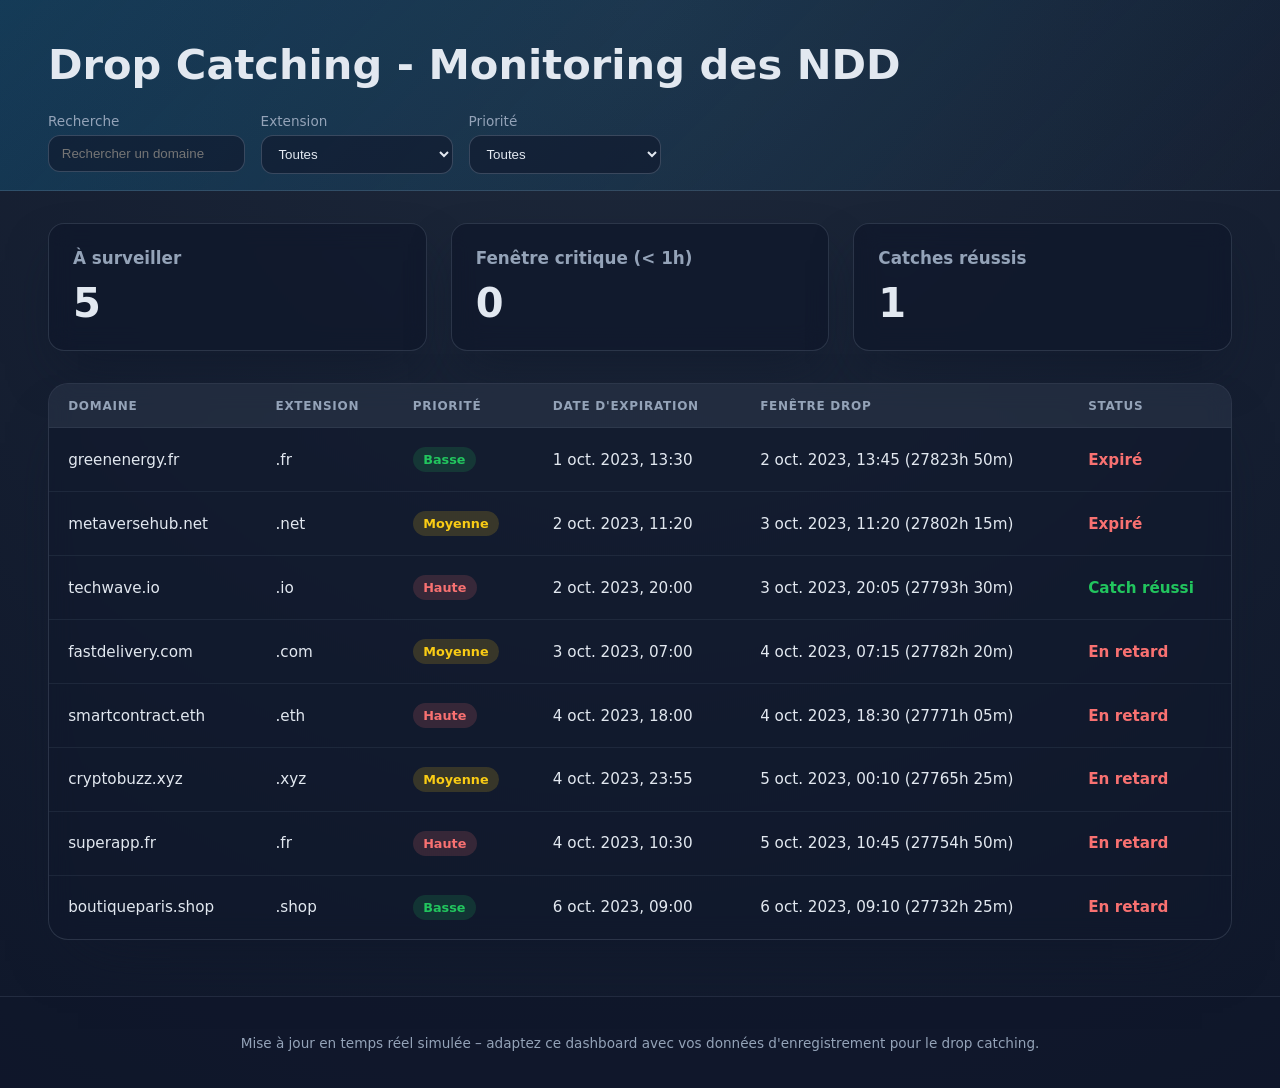
<file: index.html>
<!DOCTYPE html>
<html lang="fr">
  <head>
    <meta charset="UTF-8" />
    <meta name="viewport" content="width=device-width, initial-scale=1.0" />
    <title>Drop Catching Dashboard</title>
    <link rel="stylesheet" href="style.css" />
  </head>
  <body>
    <header>
      <h1>Drop Catching - Monitoring des NDD</h1>
      <div class="filters">
        <label>
          Recherche
          <input type="search" id="search-input" placeholder="Rechercher un domaine" />
        </label>
        <label>
          Extension
          <select id="tld-filter">
            <option value="all">Toutes</option>
          </select>
        </label>
        <label>
          Priorité
          <select id="priority-filter">
            <option value="all">Toutes</option>
            <option value="high">Haute</option>
            <option value="medium">Moyenne</option>
            <option value="low">Basse</option>
          </select>
        </label>
      </div>
    </header>

    <main>
      <section class="metrics">
        <article>
          <h2>À surveiller</h2>
          <p id="watch-count">0</p>
        </article>
        <article>
          <h2>Fenêtre critique (&lt; 1h)</h2>
          <p id="critical-count">0</p>
        </article>
        <article>
          <h2>Catches réussis</h2>
          <p id="caught-count">0</p>
        </article>
      </section>

      <section class="board">
        <table>
          <thead>
            <tr>
              <th>Domaine</th>
              <th>Extension</th>
              <th>Priorité</th>
              <th>Date d'expiration</th>
              <th>Fenêtre drop</th>
              <th>Status</th>
            </tr>
          </thead>
          <tbody id="domain-table"></tbody>
        </table>
        <div class="empty-state" id="empty-state" hidden>
          <p>Aucun domaine ne correspond à vos filtres.</p>
        </div>
      </section>
    </main>

    <footer>
      <p>
        Mise à jour en temps réel simulée – adaptez ce dashboard avec vos
        données d'enregistrement pour le drop catching.
      </p>
    </footer>

    <script src="app.js"></script>
  </body>
</html>
</file>
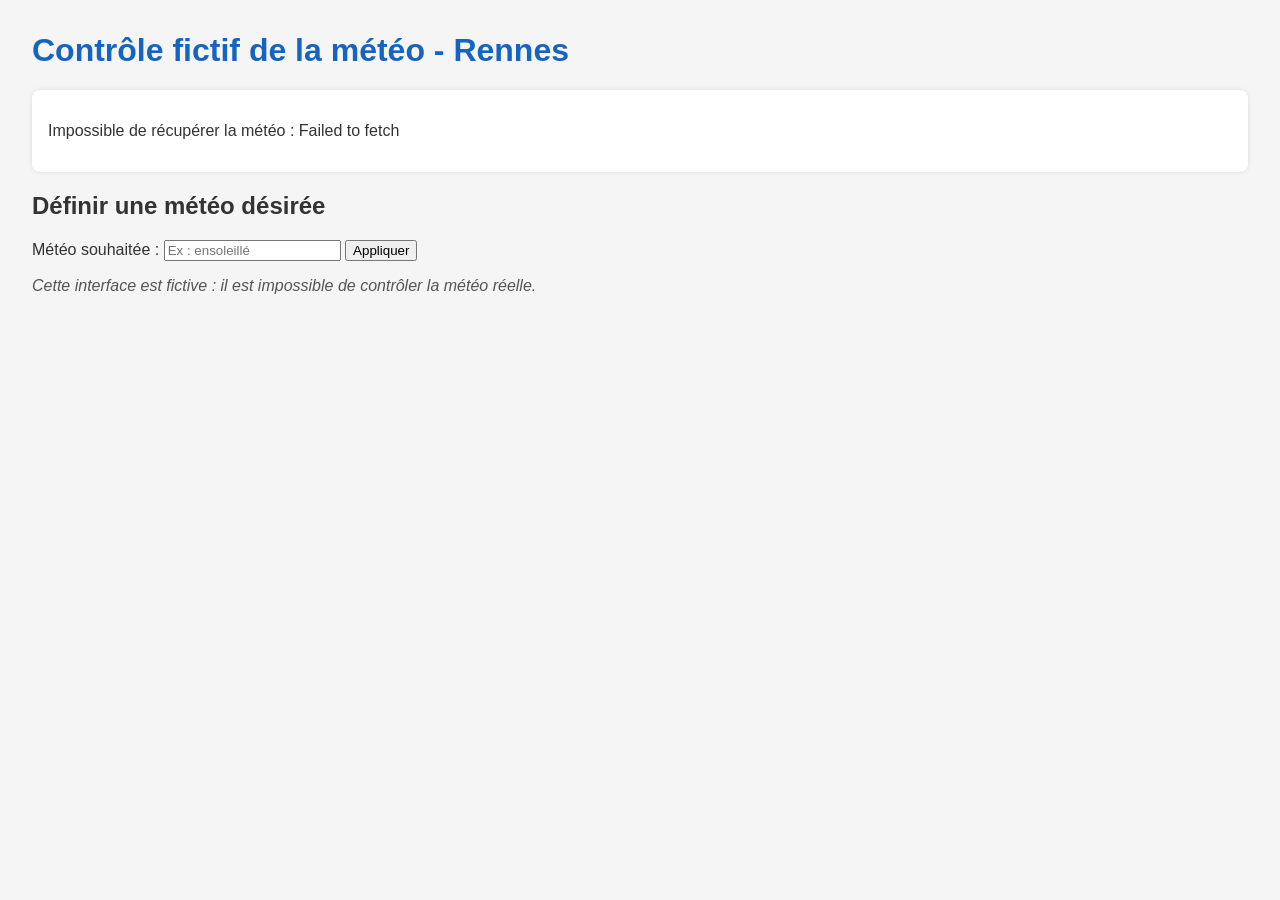
<file: weather-interface/index.html>
<!DOCTYPE html>
<html lang="fr">
<head>
    <meta charset="UTF-8">
    <title>Contrôle fictif de la météo - Rennes</title>
    <link rel="stylesheet" href="style.css">
</head>
<body>
    <h1>Contrôle fictif de la météo - Rennes</h1>
    <div id="current-weather">
        <p>Chargement de la météo...</p>
    </div>
    <h2>Définir une météo désirée</h2>
    <form id="weather-form">
        <label for="desired-weather">Météo souhaitée :</label>
        <input type="text" id="desired-weather" name="desired-weather" placeholder="Ex : ensoleillé">
        <button type="submit">Appliquer</button>
    </form>
    <p class="note">Cette interface est fictive : il est impossible de contrôler la météo réelle.</p>
    <script src="script.js"></script>
</body>
</html>
</file>
<file: style.css>
:root {
  color-scheme: dark light;
  --bg: #0f172a;
  --card: rgba(15, 23, 42, 0.72);
  --accent: #38bdf8;
  --accent-strong: #0284c7;
  --text: #e2e8f0;
  --muted: #94a3b8;
  --success: #22c55e;
  --warning: #facc15;
  --danger: #f87171;
  font-family: "Inter", system-ui, -apple-system, BlinkMacSystemFont, "Segoe UI",
    sans-serif;
}

* {
  box-sizing: border-box;
}

body {
  margin: 0;
  min-height: 100vh;
  background: radial-gradient(circle at top, #1e293b, var(--bg));
  color: var(--text);
  display: flex;
  flex-direction: column;
}

header {
  padding: 2.5rem 3rem 1rem;
  background: linear-gradient(135deg, rgba(14, 165, 233, 0.2), transparent);
  border-bottom: 1px solid rgba(148, 163, 184, 0.2);
}

header h1 {
  margin: 0 0 1.5rem;
  font-size: clamp(1.8rem, 4vw, 2.6rem);
  font-weight: 700;
}

.filters {
  display: flex;
  flex-wrap: wrap;
  gap: 1rem;
}

.filters label {
  display: flex;
  flex-direction: column;
  font-size: 0.85rem;
  color: var(--muted);
  gap: 0.35rem;
}

.filters input,
.filters select {
  padding: 0.65rem 0.8rem;
  border-radius: 0.75rem;
  border: 1px solid rgba(148, 163, 184, 0.3);
  background: rgba(15, 23, 42, 0.6);
  color: var(--text);
  min-width: 12rem;
}

main {
  flex: 1;
  padding: 2rem 3rem 3.5rem;
  display: flex;
  flex-direction: column;
  gap: 2rem;
}

.metrics {
  display: grid;
  grid-template-columns: repeat(auto-fit, minmax(200px, 1fr));
  gap: 1.5rem;
}

.metrics article {
  padding: 1.5rem;
  border-radius: 1rem;
  background: var(--card);
  backdrop-filter: blur(12px);
  box-shadow: 0 25px 50px -12px rgba(15, 23, 42, 0.6);
  border: 1px solid rgba(148, 163, 184, 0.2);
}

.metrics h2 {
  margin: 0 0 0.75rem;
  font-size: 1.05rem;
  color: var(--muted);
}

.metrics p {
  margin: 0;
  font-size: 2.5rem;
  font-weight: 600;
  color: var(--text);
}

.board {
  background: rgba(15, 23, 42, 0.5);
  border-radius: 1.25rem;
  border: 1px solid rgba(148, 163, 184, 0.2);
  overflow: hidden;
  box-shadow: 0 30px 60px -30px rgba(15, 23, 42, 0.9);
  backdrop-filter: blur(12px);
}

table {
  width: 100%;
  border-collapse: collapse;
}

thead {
  background: rgba(148, 163, 184, 0.12);
  text-transform: uppercase;
  letter-spacing: 0.06em;
  font-size: 0.75rem;
}

thead th {
  padding: 0.9rem 1.2rem;
  text-align: left;
  color: var(--muted);
}

tbody td {
  padding: 1.2rem;
  border-top: 1px solid rgba(148, 163, 184, 0.1);
  font-size: 0.95rem;
}

tbody tr:hover {
  background: rgba(14, 165, 233, 0.08);
}

.priority {
  display: inline-flex;
  align-items: center;
  gap: 0.4rem;
  padding: 0.3rem 0.65rem;
  border-radius: 999px;
  font-size: 0.8rem;
  font-weight: 600;
}

.priority.high {
  background: rgba(248, 113, 113, 0.16);
  color: var(--danger);
}

.priority.medium {
  background: rgba(250, 204, 21, 0.16);
  color: var(--warning);
}

.priority.low {
  background: rgba(34, 197, 94, 0.16);
  color: var(--success);
}

.status {
  font-weight: 600;
}

.status.caught {
  color: var(--success);
}

.status.pending {
  color: var(--warning);
}

.status.expired {
  color: var(--danger);
}

.empty-state {
  padding: 2rem;
  text-align: center;
  color: var(--muted);
}

footer {
  text-align: center;
  padding: 1.5rem;
  color: var(--muted);
  font-size: 0.85rem;
  border-top: 1px solid rgba(148, 163, 184, 0.15);
  background: rgba(15, 23, 42, 0.6);
}

@media (max-width: 768px) {
  header,
  main {
    padding-left: 1.2rem;
    padding-right: 1.2rem;
  }

  .filters input,
  .filters select {
    min-width: unset;
  }

  tbody td,
  thead th {
    padding: 0.85rem;
  }
}
</file>
<file: weather-interface/style.css>
body {
    font-family: Arial, sans-serif;
    margin: 2em;
    background-color: #f5f5f5;
    color: #333;
}

h1 {
    color: #1565c0;
}

#current-weather {
    background-color: #ffffff;
    padding: 1em;
    border-radius: 8px;
    box-shadow: 0 0 5px rgba(0,0,0,0.1);
}

.note {
    margin-top: 1em;
    font-style: italic;
    color: #555;
}
</file>
